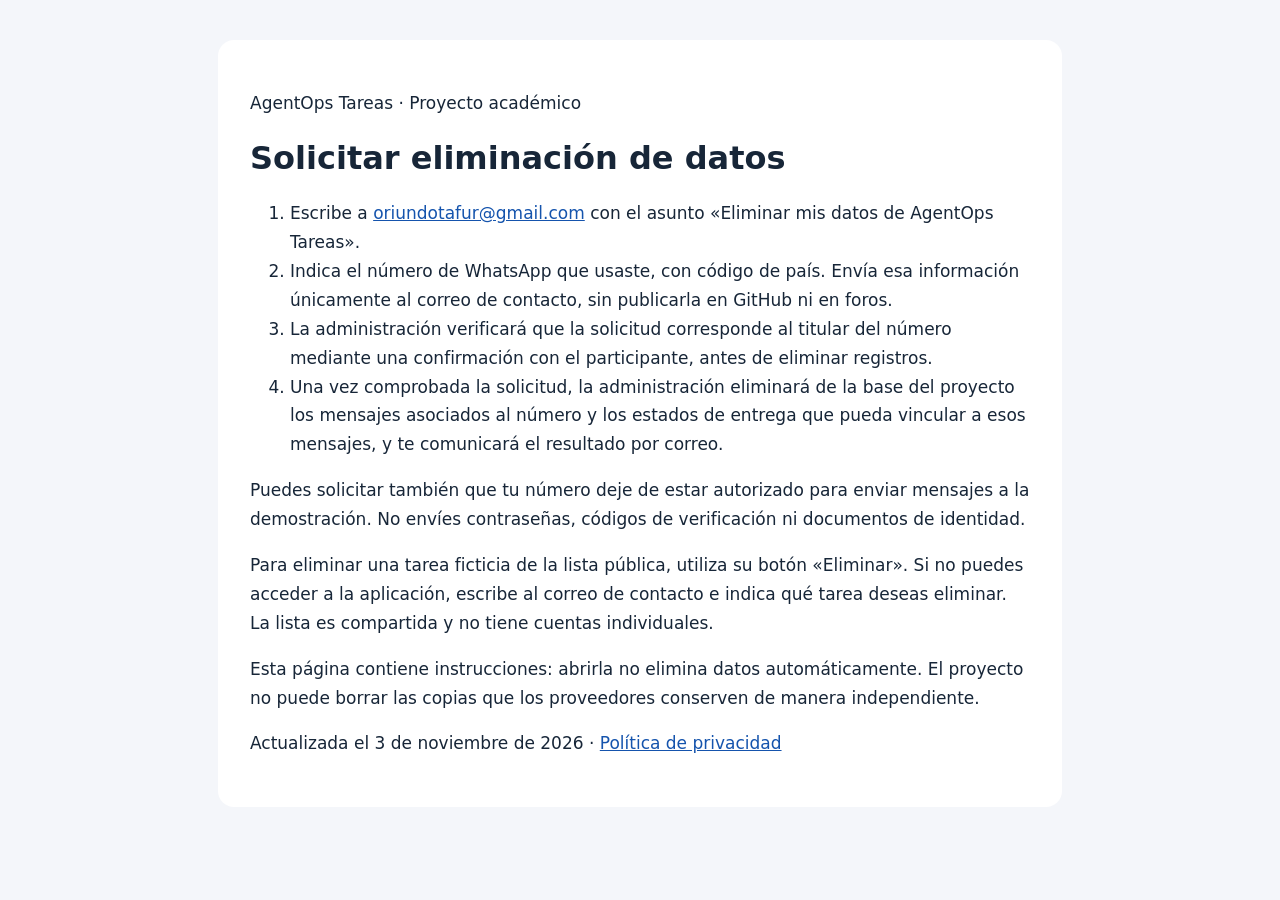
<file: bootstrap/static/data-deletion.html>
<!doctype html>
<html lang="es">
<head>
  <meta charset="utf-8">
  <meta name="viewport" content="width=device-width, initial-scale=1">
  <title>Eliminación de datos | AgentOps Tareas</title>
  <style>
    body { margin: 0; background: #f4f6fa; color: #172638; font: 17px/1.7 system-ui, sans-serif; }
    main { max-width: 780px; margin: 40px auto; padding: 32px; background: white; border-radius: 16px; }
    h1 { font-size: 2rem; line-height: 1.2; } a { color: #1554ad; overflow-wrap: anywhere; }
    @media (max-width: 600px) { main { margin: 0; padding: 24px; border-radius: 0; } }
  </style>
</head>
<body>
<main>
  <p>AgentOps Tareas · Proyecto académico</p>
  <h1>Solicitar eliminación de datos</h1>
  <ol>
    <li>Escribe a <a href="mailto:oriundotafur@gmail.com">oriundotafur@gmail.com</a>
      con el asunto «Eliminar mis datos de AgentOps Tareas».</li>
    <li>Indica el número de WhatsApp que usaste, con código de país. Envía esa información
      únicamente al correo de contacto, sin publicarla en GitHub ni en foros.</li>
    <li>La administración verificará que la solicitud corresponde al titular del número
      mediante una confirmación con el participante, antes de eliminar registros.</li>
    <li>Una vez comprobada la solicitud, la administración eliminará de la base del proyecto
      los mensajes asociados al número y los estados de entrega que pueda vincular
      a esos mensajes, y te comunicará el resultado por correo.</li>
  </ol>
  <p>Puedes solicitar también que tu número deje de estar autorizado para enviar mensajes
    a la demostración. No envíes contraseñas, códigos de verificación ni documentos de identidad.</p>
  <p>Para eliminar una tarea ficticia de la lista pública, utiliza su botón «Eliminar».
    Si no puedes acceder a la aplicación, escribe al correo de contacto e indica qué
    tarea deseas eliminar. La lista es compartida y no tiene cuentas individuales.</p>
  <p>Esta página contiene instrucciones: abrirla no elimina datos automáticamente.
    El proyecto no puede borrar las copias que los proveedores conserven de manera independiente.</p>
  <p>Actualizada el 3 de noviembre de 2026 · <a href="/privacy">Política de privacidad</a></p>
</main>
</body>
</html>
</file>
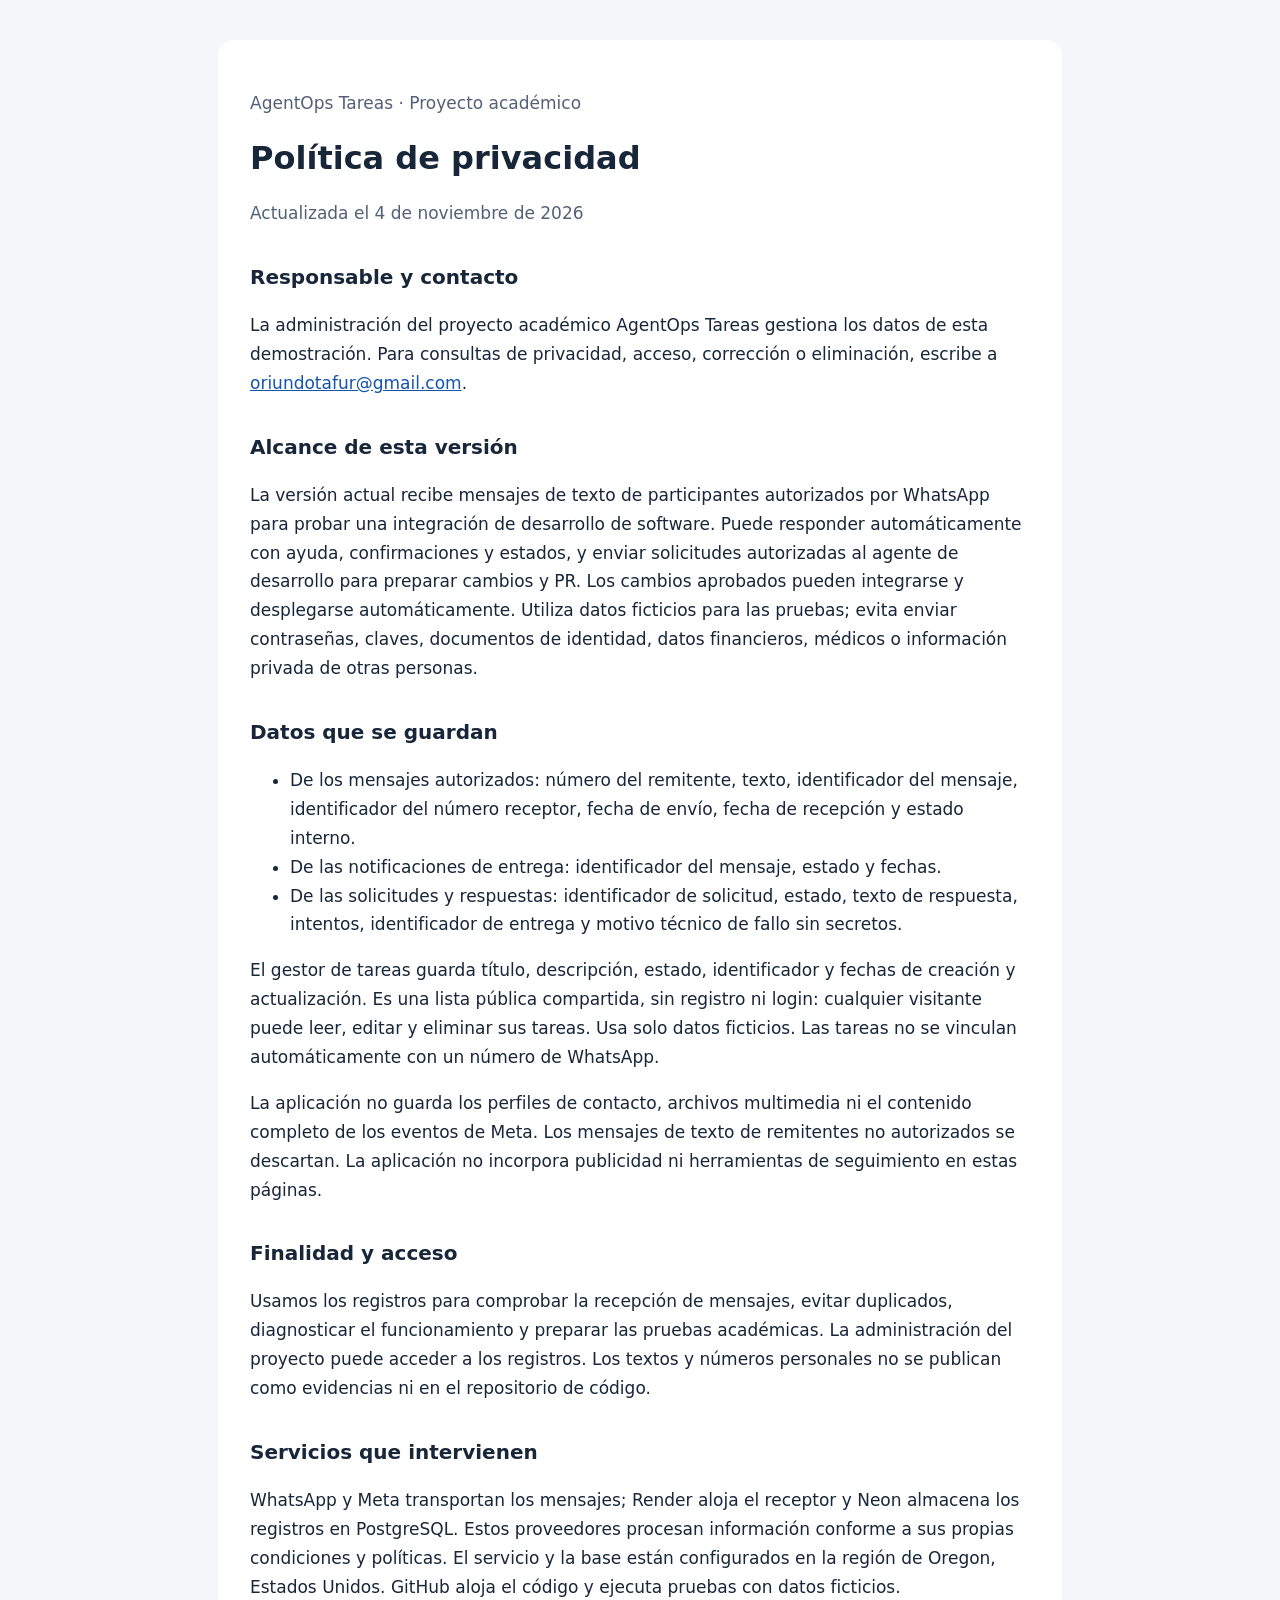
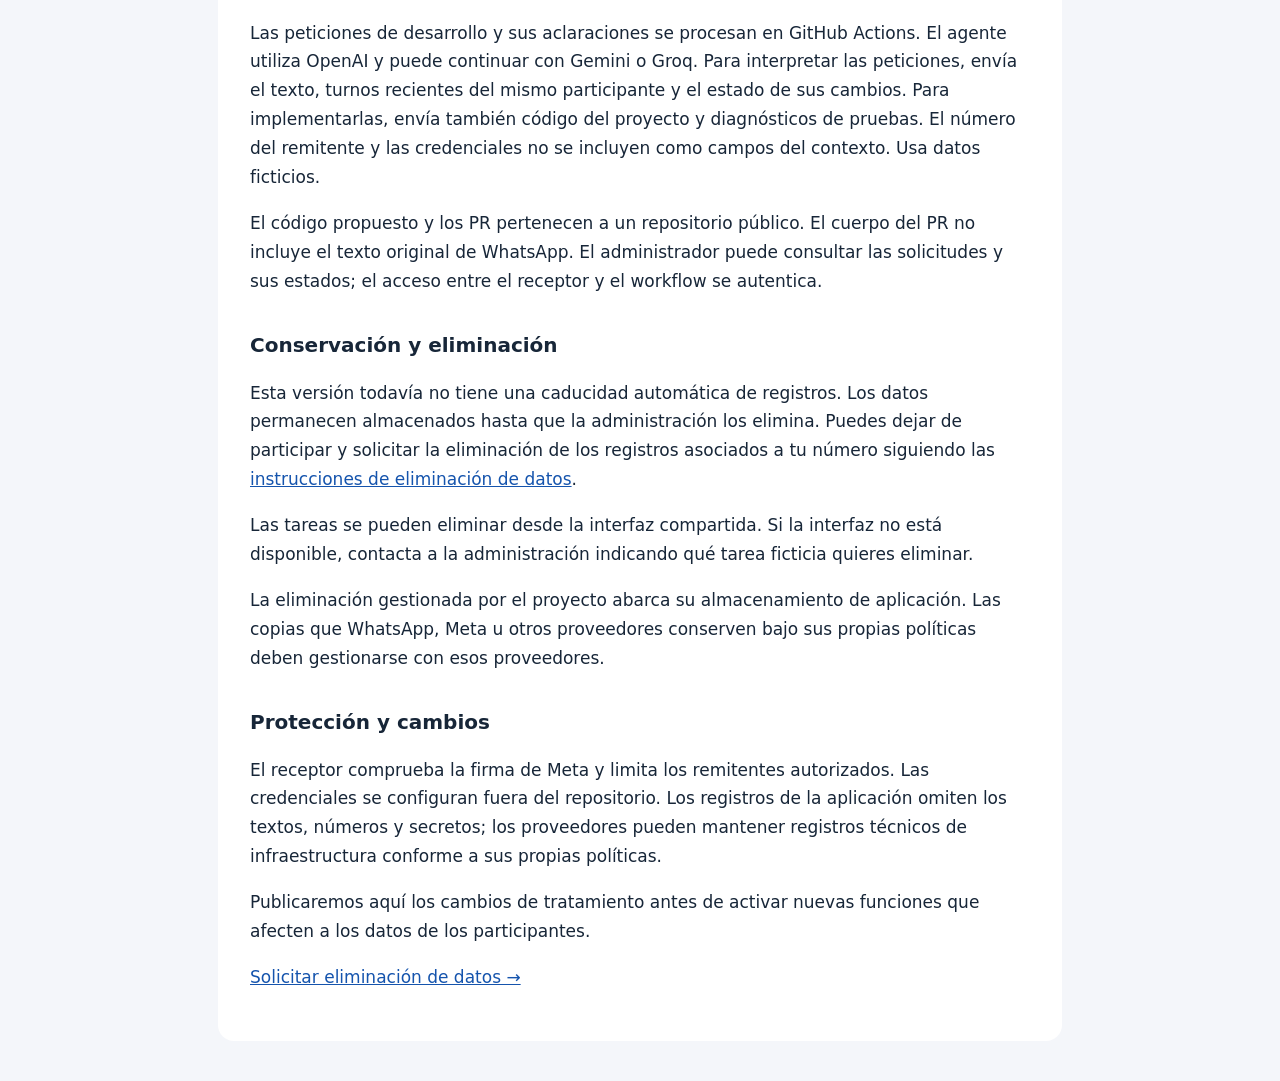
<file: bootstrap/static/privacy.html>
<!doctype html>
<html lang="es">
<head>
  <meta charset="utf-8">
  <meta name="viewport" content="width=device-width, initial-scale=1">
  <title>Política de privacidad | AgentOps Tareas</title>
  <style>
    body { margin: 0; background: #f4f6fa; color: #172638; font: 17px/1.7 system-ui, sans-serif; }
    main { max-width: 780px; margin: 40px auto; padding: 32px; background: white; border-radius: 16px; }
    h1 { font-size: 2rem; line-height: 1.2; } h2 { font-size: 1.25rem; margin-top: 2rem; }
    a { color: #1554ad; overflow-wrap: anywhere; } .date { color: #526176; }
    @media (max-width: 600px) { main { margin: 0; padding: 24px; border-radius: 0; } }
  </style>
</head>
<body>
<main>
  <p class="date">AgentOps Tareas · Proyecto académico</p>
  <h1>Política de privacidad</h1>
  <p class="date">Actualizada el 4 de noviembre de 2026</p>
  <h2>Responsable y contacto</h2>
  <p>La administración del proyecto académico AgentOps Tareas gestiona los datos de esta
    demostración. Para consultas de privacidad, acceso, corrección o eliminación, escribe a
    <a href="mailto:oriundotafur@gmail.com">oriundotafur@gmail.com</a>.</p>
  <h2>Alcance de esta versión</h2>
  <p>La versión actual recibe mensajes de texto de participantes autorizados por WhatsApp
    para probar una integración de desarrollo de software. Puede responder automáticamente
    con ayuda, confirmaciones y estados, y enviar solicitudes autorizadas al agente de
    desarrollo para preparar cambios y PR. Los cambios aprobados pueden integrarse y desplegarse automáticamente.
    Utiliza datos ficticios para las pruebas; evita enviar contraseñas, claves, documentos
    de identidad, datos financieros, médicos o información privada de otras personas.</p>
  <h2>Datos que se guardan</h2>
  <ul>
    <li>De los mensajes autorizados: número del remitente, texto, identificador del mensaje,
      identificador del número receptor, fecha de envío, fecha de recepción y estado interno.</li>
    <li>De las notificaciones de entrega: identificador del mensaje, estado y fechas.</li>
    <li>De las solicitudes y respuestas: identificador de solicitud, estado, texto de
      respuesta, intentos, identificador de entrega y motivo técnico de fallo sin secretos.</li>
  </ul>
  <p>El gestor de tareas guarda título, descripción, estado, identificador y fechas
    de creación y actualización. Es una lista pública compartida, sin registro ni
    login: cualquier visitante puede leer, editar y eliminar sus tareas. Usa solo
    datos ficticios. Las tareas no se vinculan automáticamente con un número de WhatsApp.</p>
  <p>La aplicación no guarda los perfiles de contacto, archivos multimedia ni el contenido
    completo de los eventos de Meta. Los mensajes de texto de remitentes no autorizados
    se descartan. La aplicación no incorpora publicidad ni herramientas de seguimiento
    en estas páginas.</p>
  <h2>Finalidad y acceso</h2>
  <p>Usamos los registros para comprobar la recepción de mensajes, evitar duplicados,
    diagnosticar el funcionamiento y preparar las pruebas académicas. La administración
    del proyecto puede acceder a los registros. Los textos y números personales no se
    publican como evidencias ni en el repositorio de código.</p>
  <h2>Servicios que intervienen</h2>
  <p>WhatsApp y Meta transportan los mensajes; Render aloja el receptor y Neon almacena
    los registros en PostgreSQL. Estos proveedores procesan información conforme a sus
    propias condiciones y políticas. El servicio y la base están configurados en la región
    de Oregon, Estados Unidos. GitHub aloja el código y ejecuta pruebas con datos ficticios.</p>
  <p>Las peticiones de desarrollo y sus aclaraciones se procesan en GitHub Actions.
    El agente utiliza OpenAI y puede continuar con Gemini o Groq. Para interpretar las peticiones,
    envía el texto, turnos recientes del mismo participante y el estado de sus cambios. Para
    implementarlas, envía también código del proyecto y diagnósticos de pruebas. El número del
    remitente y las credenciales no se incluyen como campos del contexto. Usa datos ficticios.</p>
  <p>El código propuesto y los PR pertenecen a un repositorio público. El cuerpo del PR
    no incluye el texto original de WhatsApp. El administrador puede consultar las
    solicitudes y sus estados; el acceso entre el receptor y el workflow se autentica.</p>
  <h2>Conservación y eliminación</h2>
  <p>Esta versión todavía no tiene una caducidad automática de registros. Los datos
    permanecen almacenados hasta que la administración los elimina. Puedes dejar de
    participar y solicitar la eliminación de los registros asociados a tu número
    siguiendo las <a href="/data-deletion">instrucciones de eliminación de datos</a>.</p>
  <p>Las tareas se pueden eliminar desde la interfaz compartida. Si la interfaz no
    está disponible, contacta a la administración indicando qué tarea ficticia quieres eliminar.</p>
  <p>La eliminación gestionada por el proyecto abarca su almacenamiento de aplicación.
    Las copias que WhatsApp, Meta u otros proveedores conserven bajo sus propias políticas
    deben gestionarse con esos proveedores.</p>
  <h2>Protección y cambios</h2>
  <p>El receptor comprueba la firma de Meta y limita los remitentes autorizados. Las
    credenciales se configuran fuera del repositorio. Los registros de la aplicación
    omiten los textos, números y secretos; los proveedores pueden mantener registros
    técnicos de infraestructura conforme a sus propias políticas.</p>
  <p>Publicaremos aquí los cambios de tratamiento antes de activar nuevas funciones
    que afecten a los datos de los participantes.</p>
  <p><a href="/data-deletion">Solicitar eliminación de datos →</a></p>
</main>
</body>
</html>
</file>
